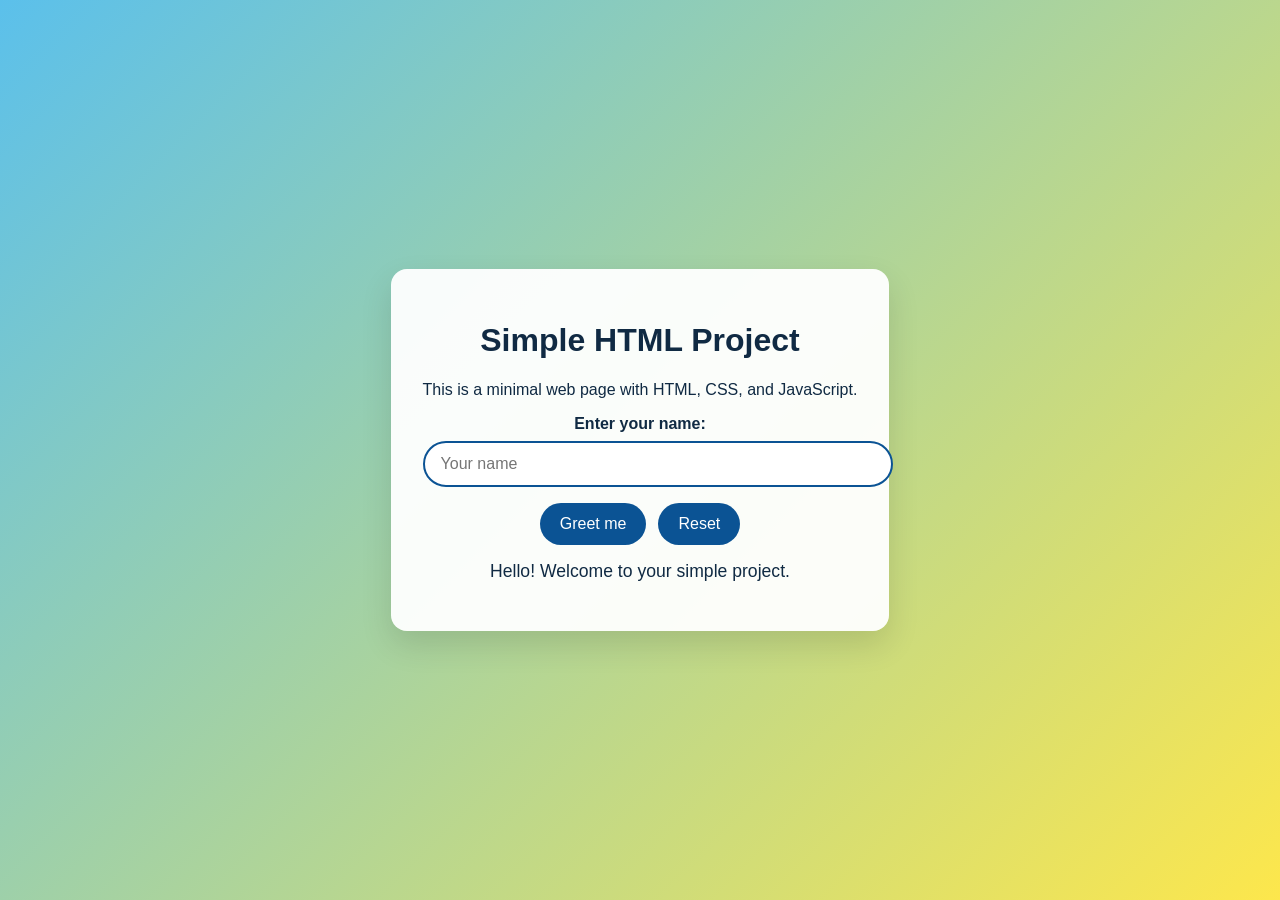
<file: index.html>
<!DOCTYPE html>
<html lang="en">
<head>
  <meta charset="UTF-8" />
  <meta name="viewport" content="width=device-width, initial-scale=1.0" />
  <title>Simple HTML Project</title>
  <link rel="stylesheet" href="styles.css" />
</head>
<body>
  <main>
    <h1>Simple HTML Project</h1>
    <p>This is a minimal web page with HTML, CSS, and JavaScript.</p>
    <label for="nameInput">Enter your name:</label>
    <input id="nameInput" type="text" placeholder="Your name" />
    <div class="button-group">
      <button id="changeTextButton">Greet me</button>
      <button id="resetButton" type="button">Reset</button>
    </div>
    <p id="message">Hello! Welcome to your simple project.</p>
  </main>

  <section id="welcomePage" class="page hidden">
    <div class="welcome-card">
      <h2 id="welcomeTitle">Welcome!</h2>
      <p>Thanks for clicking the button. This is the next page in your simple project.</p>
      <button id="backButton" type="button">Back</button>
    </div>
  </section>

  <script src="script.js"></script>
</body>
</html>
</file>
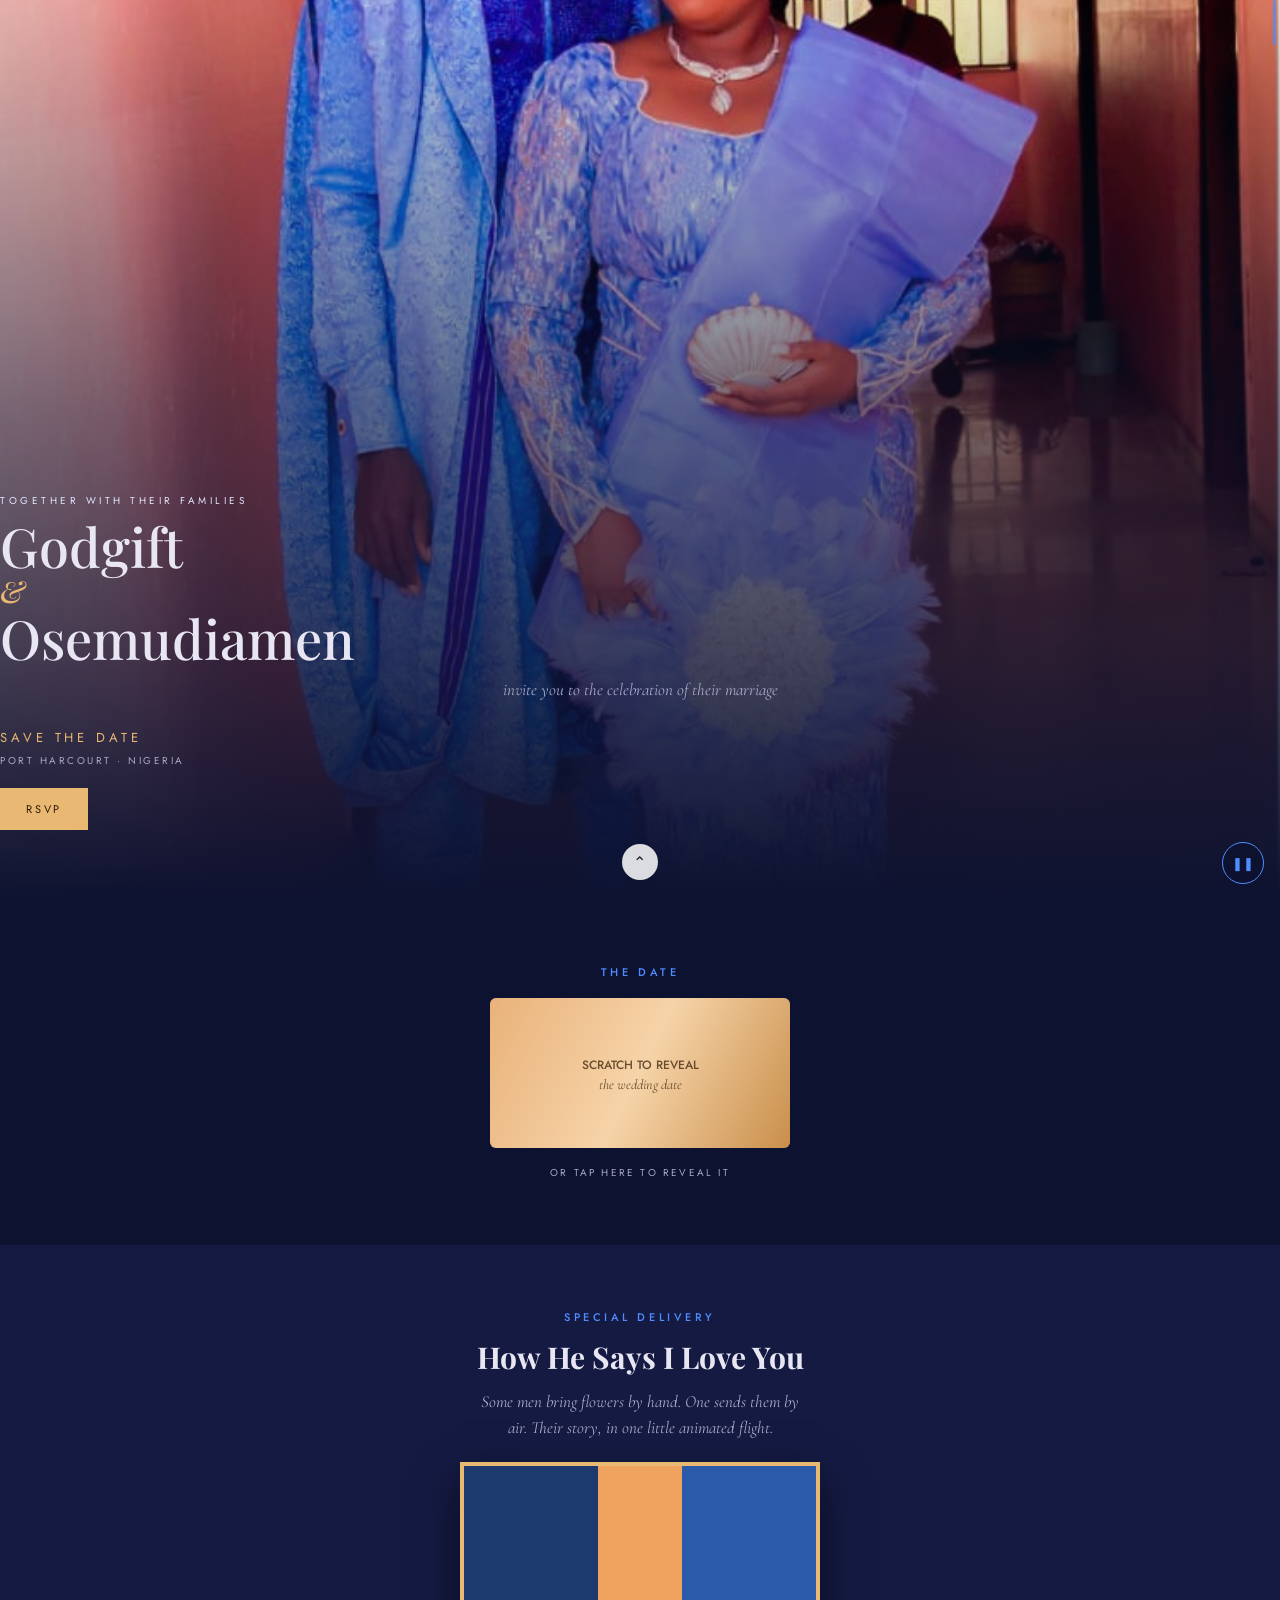
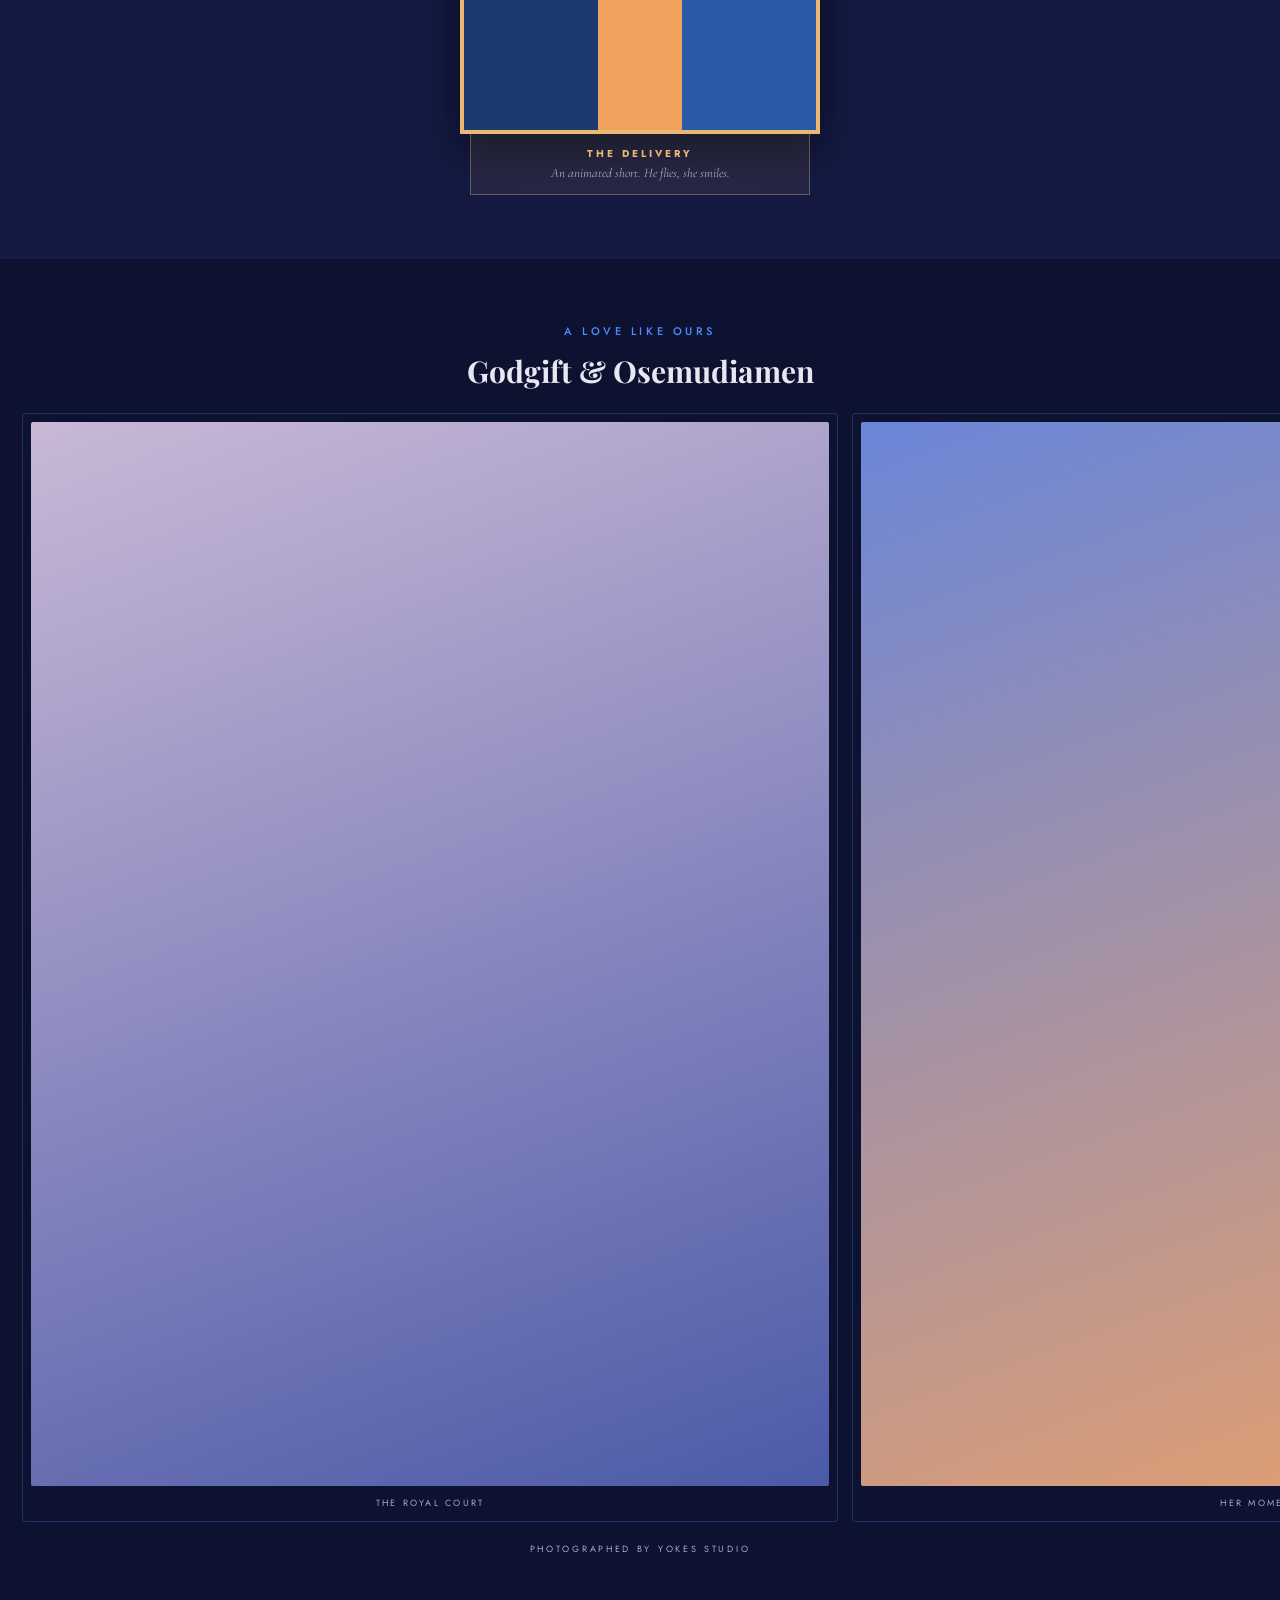
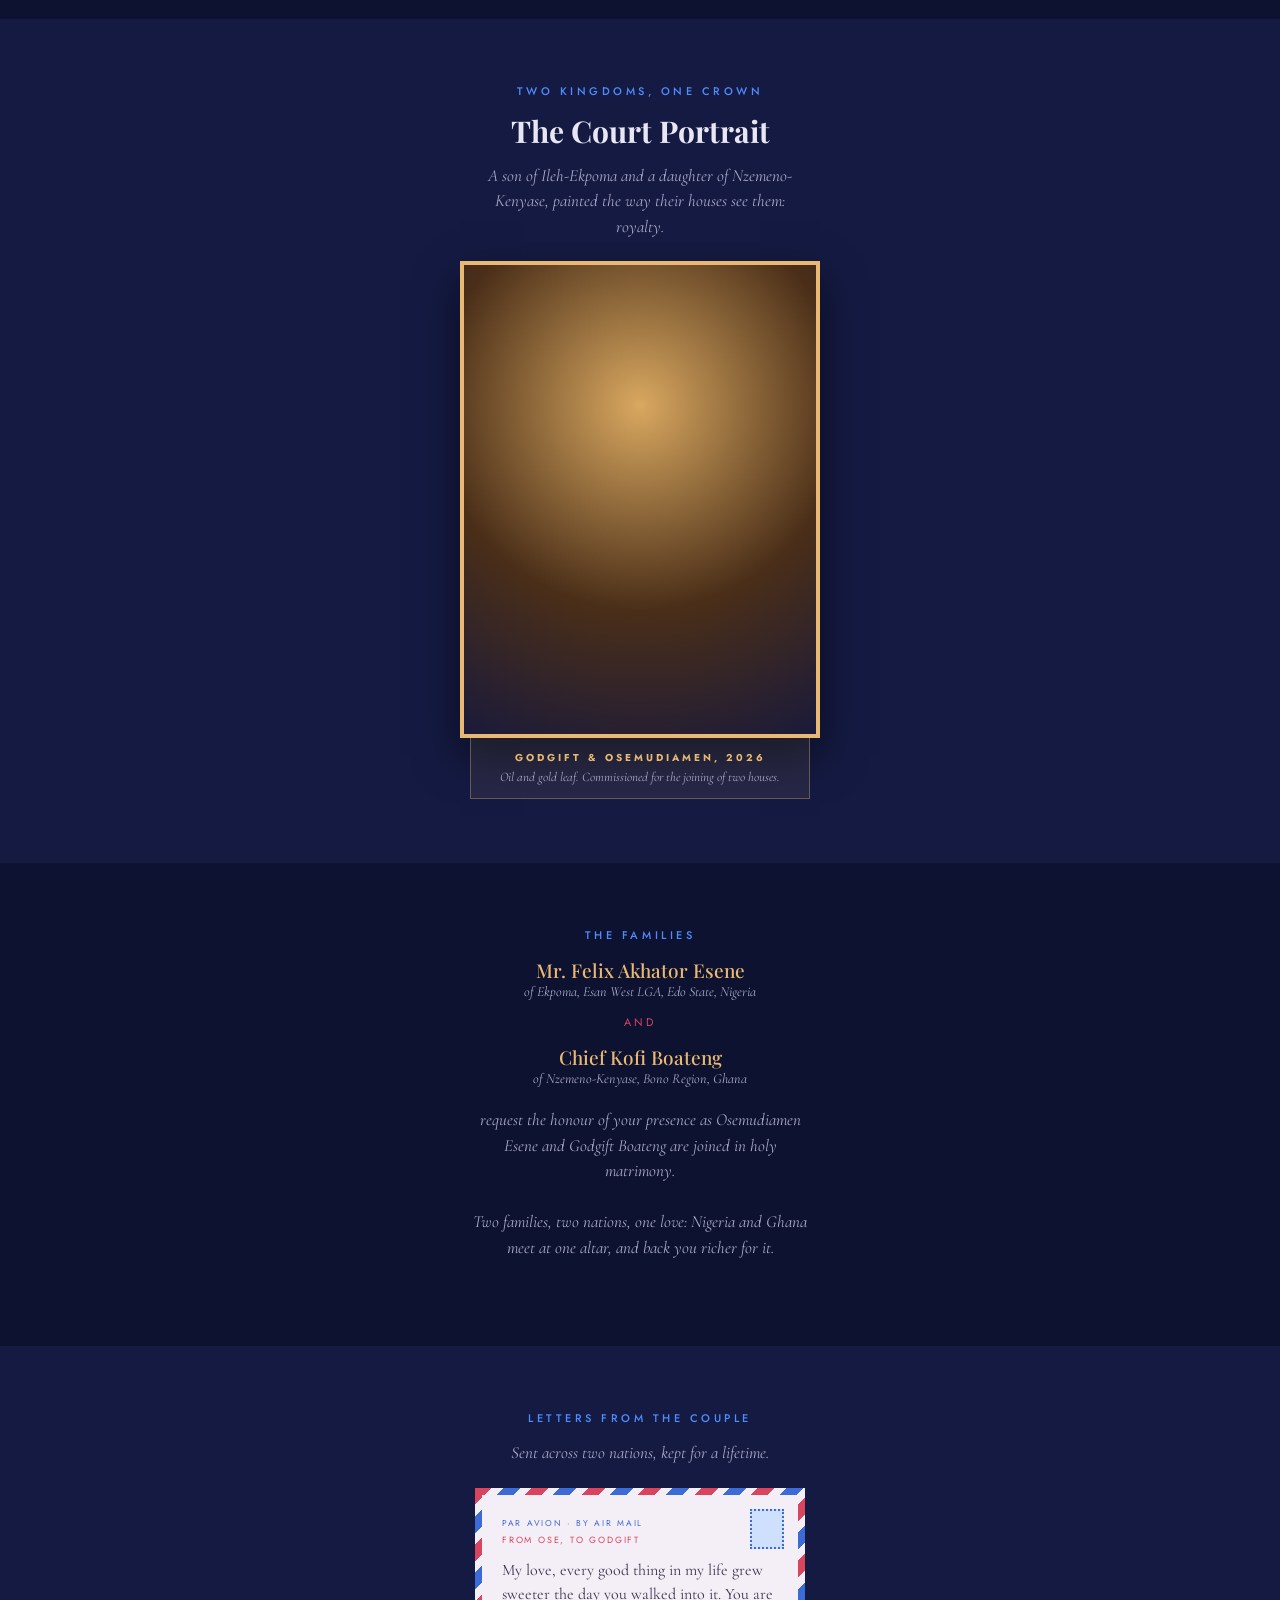
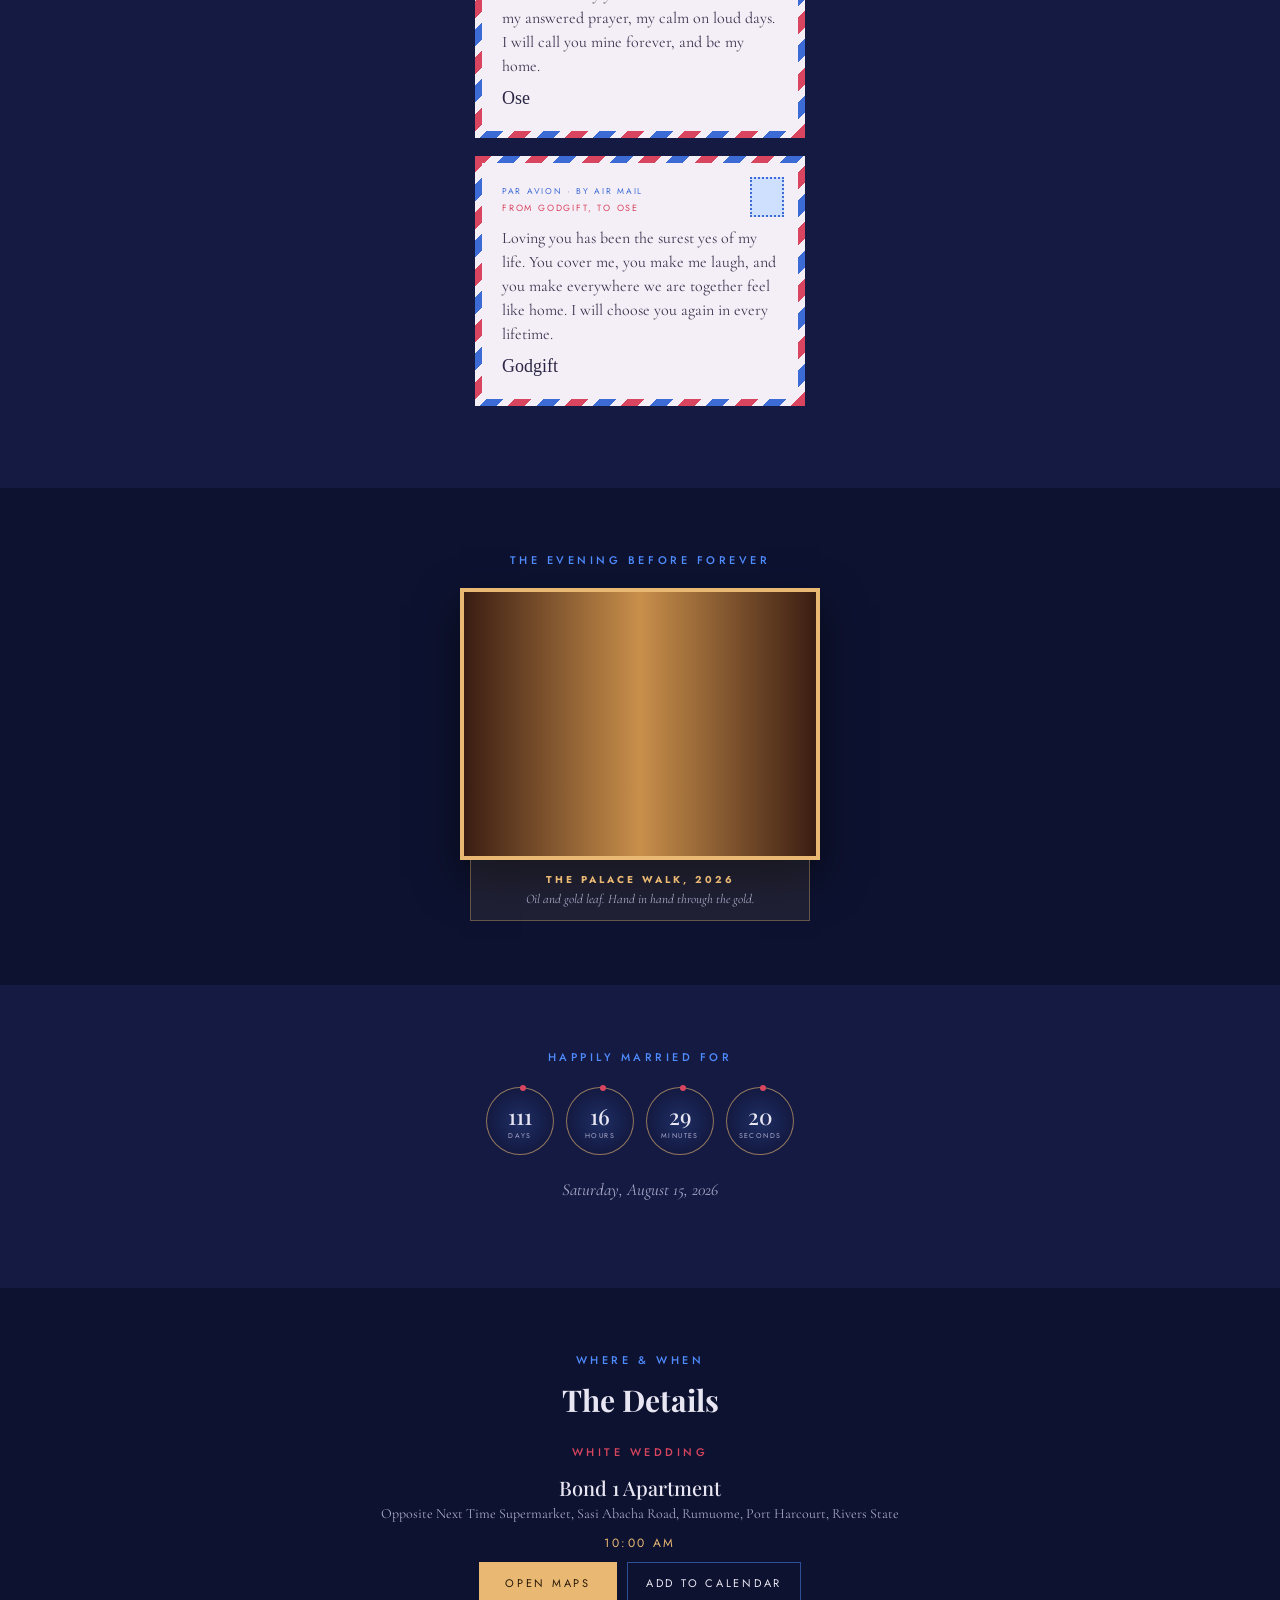
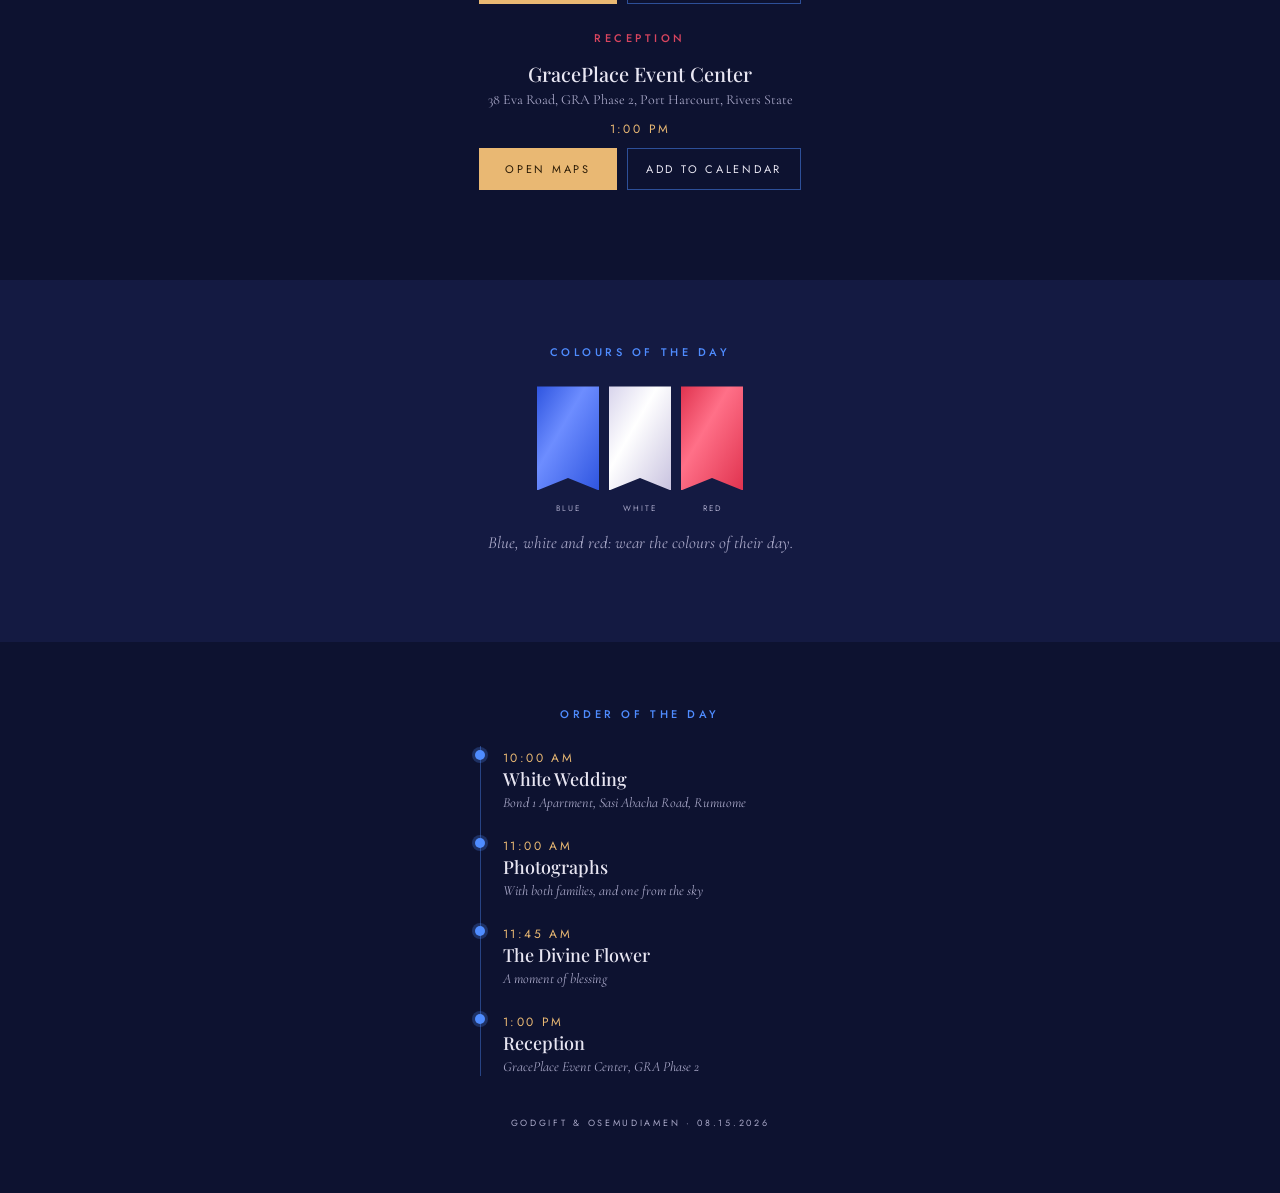
<file: .vscode/Wedding Project/Wedding Invitation.html>
<!DOCTYPE html>
<html lang="en">
<head>
<meta charset="utf-8">
<meta name="viewport" content="width=device-width, initial-scale=1, viewport-fit=cover">
<title>DAMILOLA & FRANKLIN — Wedding Invitation</title>
<link href="https://fonts.googleapis.com/css2?family=Playfair+Display:wght@500;700&family=Cormorant+Garamond:ital,wght@0,400;0,600;1,400&family=Jost:wght@400;500&family=Homemade+Apple&display=swap" rel="stylesheet">
<style>
:root{--bg:#0d1230;--bg2:#141a42;--gold:#e9b873;--gold2:#c98f4b;--blue:#4f8cff;--ink:#e8e6f2;--mute:#a9a8c8;--red:#d9455f;
box-sizing:border-box;padding-top:env(safe-area-inset-top,0px);padding-bottom:env(safe-area-inset-bottom,0px)}
html{scroll-behavior:smooth;scroll-padding-top:env(safe-area-inset-top,0px)}
*{box-sizing:border-box;margin:0}
body{background:var(--bg);color:var(--ink);font-family:'Cormorant Garamond',Georgia,serif;font-size:17px;overflow-x:hidden}
section{padding:64px 22px;text-align:center;position:relative}
.alt{background:var(--bg2)}
.eyebrow{font-family:'Jost',sans-serif;font-size:11px;letter-spacing:.32em;text-transform:uppercase;color:var(--blue);margin-bottom:14px;font-weight:500}
h2{font-family:'Playfair Display',serif;font-size:30px;line-height:1.2;margin-bottom:14px}
p.sub{color:var(--mute);font-style:italic;max-width:340px;margin:0 auto 22px;line-height:1.5}
.btn{display:inline-block;font-family:'Jost',sans-serif;font-size:11px;letter-spacing:.25em;text-transform:uppercase;padding:13px 26px;border:0;cursor:pointer;text-decoration:none}
.gold{background:var(--gold);color:#2a1a05}
.ghost{background:transparent;color:var(--ink);border:1px solid rgba(79,140,255,.5);padding:12px 18px}
/* reveal */
.rv{opacity:0;transform:translateY(26px);transition:.9s cubic-bezier(.2,.7,.2,1)}
.rv.in{opacity:1;transform:none}
/* progress */
#bar{position:fixed;right:4px;top:0;width:3px;height:0;background:var(--blue);z-index:50;border-radius:2px;opacity:.7}
/* hero */
.hero{min-height:100vh;min-height:100svh;display:flex;flex-direction:column;justify-content:flex-end;padding-bottom:70px;
background:linear-gradient(180deg,rgba(13,18,48,.1) 0%,rgba(13,18,48,.55) 45%,var(--bg) 100%),var(--hero,radial-gradient(circle at 50% 25%,#5a6fd0,#2a3a8c 45%,#0d1230));
background-size:cover;background-position:center;background-repeat:no-repeat}
.hero small{font-family:'Jost',sans-serif;font-size:10px;letter-spacing:.35em;text-transform:uppercase;color:#dfe6ff}
.hero h1{font-family:'Playfair Display',serif;font-weight:500;font-size:54px;line-height:1.05;margin:10px 0}
.hero h1 span{display:block}
.hero h1 em{font-size:30px;font-style:italic;color:var(--gold);display:block;margin:2px 0}
.hero .std{font-family:'Jost',sans-serif;letter-spacing:.3em;font-size:13px;color:var(--gold);margin-top:26px}
.hero .loc{font-family:'Jost',sans-serif;letter-spacing:.25em;font-size:10px;color:var(--mute);margin:6px 0 20px}
/* scratch */
.scratch{position:relative;width:min(300px,86%);height:150px;margin:18px auto 12px;border-radius:6px;overflow:hidden}
.scratch .under{position:absolute;inset:0;display:flex;flex-direction:column;align-items:center;justify-content:center;
background:rgba(79,140,255,.18);border:1px solid rgba(160,190,255,.4);backdrop-filter:blur(6px)}
.scratch .under b{font-family:'Playfair Display',serif;font-size:22px;font-weight:500}
.scratch .under i{font-family:'Jost',sans-serif;font-size:10px;letter-spacing:.2em;margin-top:8px;color:var(--mute);text-transform:uppercase}
.scratch canvas{position:absolute;inset:0;width:100%;height:100%;touch-action:none;transition:opacity .8s}
.tap{font-family:'Jost',sans-serif;font-size:10px;letter-spacing:.22em;color:var(--mute);text-transform:uppercase;cursor:pointer;background:none;border:0}
/* frames */
.frame{width:100%;max-width:360px;margin:20px auto 0;border:4px solid var(--gold);padding:0;background:#000;box-shadow:0 18px 40px rgba(0,0,0,.5)}
.frame .img{aspect-ratio:4/3;background:var(--g)}
.frame.tall .img{aspect-ratio:3/4}
.cap{max-width:340px;margin:0 auto;padding:12px;border:1px solid rgba(233,184,115,.35);background:rgba(233,184,115,.08);margin-top:-1px}
.cap b{display:block;font-family:'Jost',sans-serif;font-size:10px;letter-spacing:.3em;color:var(--gold);text-transform:uppercase}
.cap span{font-size:13px;font-style:italic;color:var(--mute)}
/* gallery */
.gal{display:flex;gap:14px;overflow-x:auto;scroll-snap-type:x mandatory;padding:10px 22px 14px;margin:0 -22px;-webkit-overflow-scrolling:touch}
.gal::-webkit-scrollbar{display:none}
.card{flex:0 0 66%;scroll-snap-align:center;background:var(--bg);border:1px solid rgba(79,140,255,.25);padding:8px;border-radius:4px}
.card .img{aspect-ratio:3/4;background:var(--g);border-radius:2px}
.card small{display:block;font-family:'Jost',sans-serif;font-size:9px;letter-spacing:.25em;color:var(--mute);text-transform:uppercase;padding:10px 0 4px}
.credit{font-family:'Jost',sans-serif;font-size:9px;letter-spacing:.3em;text-transform:uppercase;color:var(--mute);margin-top:6px}
/* families */
.fam b{display:block;font-family:'Playfair Display',serif;font-size:19px;color:var(--gold);font-weight:500}
.fam i{display:block;font-size:14px;color:var(--mute);margin-bottom:14px}
.and{font-family:'Jost',sans-serif;font-size:11px;letter-spacing:.3em;color:var(--red);margin:6px 0 14px}
/* airmail */
.mail{max-width:330px;margin:18px auto;padding:22px 20px;text-align:left;color:#3a3550;background:#f4eef6;position:relative;
border:7px solid transparent;border-image:repeating-linear-gradient(135deg,#d9455f 0 12px,#f4eef6 12px 20px,#3d6bd6 20px 32px,#f4eef6 32px 40px) 7}
.mail .top{font-family:'Jost',sans-serif;font-size:8.5px;letter-spacing:.2em;color:#3d6bd6;text-transform:uppercase}
.mail .from{font-family:'Jost',sans-serif;font-size:9px;letter-spacing:.2em;color:var(--red);text-transform:uppercase;margin:4px 0 12px}
.mail p{font-size:16px;line-height:1.5}
.mail .sig{font-family:'Homemade Apple',cursive;font-size:18px;margin-top:10px;color:#2c2745}
.mail .stamp{position:absolute;right:14px;top:14px;width:34px;height:40px;border:2px dotted #3d6bd6;background:#cfe0ff}
/* counter */
.count{display:flex;justify-content:center;gap:12px;margin:22px 0}
.ring{width:68px;height:68px;border-radius:50%;border:1px solid rgba(233,184,115,.6);display:flex;flex-direction:column;align-items:center;justify-content:center;position:relative;
background:radial-gradient(circle,rgba(79,140,255,.18),transparent 70%)}
.ring::after{content:"";position:absolute;top:-3px;left:50%;width:6px;height:6px;border-radius:50%;background:var(--red)}
.ring b{font-family:'Playfair Display',serif;font-size:22px;font-weight:500}
.ring small{font-family:'Jost',sans-serif;font-size:7px;letter-spacing:.2em;color:var(--mute)}
/* details */
.ev{margin:26px 0}.ev .eyebrow{color:var(--red)}
.ev h3{font-family:'Playfair Display',serif;font-size:20px;font-weight:500}
.ev p{font-size:14px;color:var(--mute);margin:4px 0 12px}
.ev .t{color:var(--gold);font-family:'Jost',sans-serif;letter-spacing:.2em;font-size:12px}
.ev .row{display:flex;gap:10px;justify-content:center;margin-top:10px}
/* flags */
.flags{display:flex;justify-content:center;gap:10px;margin:26px 0 12px;transform-origin:top}
.flags div{width:62px;height:104px;clip-path:polygon(0 0,100% 0,100% 100%,50% 88%,0 100%);animation:sway 4s ease-in-out infinite}
.flags div:nth-child(2){animation-delay:.6s}.flags div:nth-child(3){animation-delay:1.2s}
@keyframes sway{50%{transform:rotate(2.5deg) translateY(2px)}}
.fb{background:linear-gradient(120deg,#2f55e0,#6d8dff 40%,#2f55e0)}.fw{background:linear-gradient(120deg,#d8d4ec,#fff 40%,#c9c3e0)}.fr{background:linear-gradient(120deg,#e0334f,#ff7088 40%,#e0334f)}
.lab{display:flex;justify-content:center;gap:10px;font-family:'Jost',sans-serif;font-size:8px;letter-spacing:.25em;color:var(--mute)}.lab span{width:62px}
/* timeline */
.tl{max-width:320px;margin:24px auto 0;text-align:left;border-left:1px solid rgba(79,140,255,.4);padding-left:22px}
.tl div{position:relative;margin-bottom:22px}
.tl div::before{content:"";position:absolute;left:-28px;top:4px;width:10px;height:10px;border-radius:50%;background:var(--blue);box-shadow:0 0 0 3px rgba(79,140,255,.25)}
.tl .t{font-family:'Jost',sans-serif;font-size:12px;letter-spacing:.2em;color:var(--gold)}
.tl b{display:block;font-family:'Playfair Display',serif;font-size:18px;font-weight:500}
.tl i{font-size:14px;color:var(--mute)}
/* floating */
.fab{position:fixed;z-index:60;border-radius:50%;display:grid;place-items:center;cursor:pointer;border:1px solid var(--blue);color:var(--blue);background:rgba(13,18,48,.85)}
#mus{right:16px;bottom:calc(16px + env(safe-area-inset-bottom,0px));width:42px;height:42px;font-size:13px}
#up{left:50%;bottom:calc(20px + env(safe-area-inset-bottom,0px));width:36px;height:36px;transform:translateX(-50%);background:rgba(255,255,255,.85);color:#222;border:0;font-size:16px}
</style>
</head>
<body>
<div id="bar"></div>

<!-- HERO -->
<header class="hero" style='--hero:url("IMG-20240518-WA0006.jpg")'>
  <small>Together with their families</small>
  <h1><span>Godgift</span><em>&amp;</em><span>Osemudiamen</span></h1>
  <p class="sub" style="margin-bottom:0">invite you to the celebration of their marriage</p>
  <div class="std">SAVE THE DATE</div>
  <div class="loc">PORT HARCOURT · NIGERIA</div>
  <div><a class="btn gold" href="#details">RSVP</a></div>
</header>

<!-- THE DATE -->
<section>
  <div class="eyebrow rv">The Date</div>
  <div class="scratch rv">
    <div class="under"><b>Saturday, August 15, 2026</b><i>Port Harcourt · Nigeria</i></div>
    <canvas id="sc"></canvas>
  </div>
  <button class="tap" id="tapreveal">Or tap here to reveal it</button>
</section>

<!-- SPECIAL DELIVERY -->
<section class="alt">
  <div class="eyebrow rv">Special Delivery</div>
  <h2 class="rv">How He Says I Love You</h2>
  <p class="sub rv">Some men bring flowers by hand. One sends them by air. Their story, in one little animated flight.</p>
  <div class="frame rv"><div class="img" style="--g:linear-gradient(90deg,#1d3a6e 0 38%,#f0a35e 38% 62%,#2a5aa8 62%)"></div></div>
  <div class="cap rv"><b>The Delivery</b><span>An animated short. He flies, she smiles.</span></div>
</section>

<!-- GALLERY -->
<section>
  <div class="eyebrow rv">A Love Like Ours</div>
  <h2 class="rv">Godgift &amp; Osemudiamen</h2>
  <div class="gal rv">
    <div class="card"><div class="img" style="--g:linear-gradient(160deg,#c9b8d6,#4b5aa8)"></div><small>The Royal Court</small></div>
    <div class="card"><div class="img" style="--g:linear-gradient(160deg,#6b86d8,#e8a06a)"></div><small>Her Moment</small></div>
    <div class="card"><div class="img" style="--g:linear-gradient(160deg,#2b3f90,#9f8fd0)"></div><small>Adorned in Colour</small></div>
    <div class="card"><div class="img" style="--g:linear-gradient(160deg,#e8c9a8,#3a4fa0)"></div><small>The Richer Look</small></div>
  </div>
  <div class="credit">Photographed by Yokes Studio</div>
</section>

<!-- COURT PORTRAIT -->
<section class="alt">
  <div class="eyebrow rv">Two Kingdoms, One Crown</div>
  <h2 class="rv">The Court Portrait</h2>
  <p class="sub rv">A son of Ileh-Ekpoma and a daughter of Nzemeno-Kenyase, painted the way their houses see them: royalty.</p>
  <div class="frame tall rv"><div class="img" style="--g:radial-gradient(circle at 50% 30%,#d9a860,#4a2e18 55%,#1a1a3a)"></div></div>
  <div class="cap rv"><b>Godgift &amp; Osemudiamen, 2026</b><span>Oil and gold leaf. Commissioned for the joining of two houses.</span></div>
</section>

<!-- FAMILIES -->
<section class="fam">
  <div class="eyebrow rv">The Families</div>
  <div class="rv"><b>Mr. Felix Akhator Esene</b><i>of Ekpoma, Esan West LGA, Edo State, Nigeria</i></div>
  <div class="and rv">AND</div>
  <div class="rv"><b>Chief Kofi Boateng</b><i>of Nzemeno-Kenyase, Bono Region, Ghana</i></div>
  <p class="sub rv" style="margin-top:20px">request the honour of your presence as Osemudiamen Esene and Godgift Boateng are joined in holy matrimony.<br><br>Two families, two nations, one love: Nigeria and Ghana meet at one altar, and back you richer for it.</p>
</section>

<!-- LETTERS -->
<section class="alt">
  <div class="eyebrow rv">Letters from the Couple</div>
  <p class="sub rv">Sent across two nations, kept for a lifetime.</p>
  <div class="mail rv"><div class="stamp"></div>
    <div class="top">Par Avion · By Air Mail</div><div class="from">From Ose, to Godgift</div>
    <p>My love, every good thing in my life grew sweeter the day you walked into it. You are my answered prayer, my calm on loud days. I will call you mine forever, and be my home.</p><div class="sig">Ose</div></div>
  <div class="mail rv"><div class="stamp"></div>
    <div class="top">Par Avion · By Air Mail</div><div class="from">From Godgift, to Ose</div>
    <p>Loving you has been the surest yes of my life. You cover me, you make me laugh, and you make everywhere we are together feel like home. I will choose you again in every lifetime.</p><div class="sig">Godgift</div></div>
</section>

<!-- PALACE WALK -->
<section>
  <div class="eyebrow rv">The Evening Before Forever</div>
  <div class="frame rv"><div class="img" style="--g:linear-gradient(90deg,#3a1d12,#c98f4b 50%,#3a1d12)"></div></div>
  <div class="cap rv"><b>The Palace Walk, 2026</b><span>Oil and gold leaf. Hand in hand through the gold.</span></div>
</section>

<!-- COUNTER -->
<section class="alt">
  <div class="eyebrow rv" id="clabel">Happily Married For</div>
  <div class="count rv">
    <div class="ring"><b id="d">00</b><small>DAYS</small></div>
    <div class="ring"><b id="h">00</b><small>HOURS</small></div>
    <div class="ring"><b id="m">00</b><small>MINUTES</small></div>
    <div class="ring"><b id="s">00</b><small>SECONDS</small></div>
  </div>
  <p class="sub">Saturday, August 15, 2026</p>
</section>

<!-- DETAILS -->
<section id="details">
  <div class="eyebrow rv">Where &amp; When</div>
  <h2 class="rv">The Details</h2>
  <div class="ev rv"><div class="eyebrow">White Wedding</div><h3>Bond 1 Apartment</h3>
    <p>Opposite Next Time Supermarket, Sasi Abacha Road, Rumuome, Port Harcourt, Rivers State</p><div class="t">10:00 AM</div>
    <div class="row"><a class="btn gold" target="_blank" href="https://maps.google.com/?q=Bond+1+Apartment+Rumuome+Port+Harcourt">Open Maps</a><a class="btn ghost" href="#" data-cal="White Wedding|Bond 1 Apartment, Rumuome, Port Harcourt|T090000Z|T100000Z">Add to Calendar</a></div></div>
  <div class="ev rv"><div class="eyebrow">Reception</div><h3>GracePlace Event Center</h3>
    <p>38 Eva Road, GRA Phase 2, Port Harcourt, Rivers State</p><div class="t">1:00 PM</div>
    <div class="row"><a class="btn gold" target="_blank" href="https://maps.google.com/?q=GracePlace+Event+Center+Port+Harcourt">Open Maps</a><a class="btn ghost" href="#" data-cal="Reception|GracePlace Event Center, Port Harcourt|T120000Z|T170000Z">Add to Calendar</a></div></div>
</section>

<!-- COLOURS -->
<section class="alt">
  <div class="eyebrow rv">Colours of the Day</div>
  <div class="flags rv"><div class="fb"></div><div class="fw"></div><div class="fr"></div></div>
  <div class="lab"><span>BLUE</span><span>WHITE</span><span>RED</span></div>
  <p class="sub" style="margin-top:16px">Blue, white and red: wear the colours of their day.</p>
</section>

<!-- ORDER OF THE DAY -->
<section>
  <div class="eyebrow rv">Order of the Day</div>
  <div class="tl">
    <div class="rv"><span class="t">10:00 AM</span><b>White Wedding</b><i>Bond 1 Apartment, Sasi Abacha Road, Rumuome</i></div>
    <div class="rv"><span class="t">11:00 AM</span><b>Photographs</b><i>With both families, and one from the sky</i></div>
    <div class="rv"><span class="t">11:45 AM</span><b>The Divine Flower</b><i>A moment of blessing</i></div>
    <div class="rv"><span class="t">1:00 PM</span><b>Reception</b><i>GracePlace Event Center, GRA Phase 2</i></div>
  </div>
  <p class="credit" style="margin-top:40px">Godgift &amp; Osemudiamen · 08.15.2026</p>
</section>

<button class="fab" id="mus" aria-label="Toggle music">❚❚</button>
<button class="fab" id="up" aria-label="Back to top">⌃</button>

<script>
// scroll reveal
const io=new IntersectionObserver(e=>e.forEach(x=>{if(x.isIntersecting){x.target.classList.add('in');io.unobserve(x.target)}}),{threshold:.15});
document.querySelectorAll('.rv').forEach(el=>io.observe(el));
// progress bar + back to top
const bar=document.getElementById('bar');
addEventListener('scroll',()=>{const p=scrollY/(document.body.scrollHeight-innerHeight);bar.style.height=(p*60+5)+'vh';bar.style.top=(p*(100-65))+'vh'},{passive:true});
document.getElementById('up').onclick=()=>scrollTo({top:0});
// scratch card
const cv=document.getElementById('sc'),cx=cv.getContext('2d');let done=false;
function paint(){const r=cv.getBoundingClientRect(),dpr=devicePixelRatio||1;cv.width=r.width*dpr;cv.height=r.height*dpr;cx.scale(dpr,dpr);
 const g=cx.createLinearGradient(0,0,r.width,r.height);g.addColorStop(0,'#e9b27a');g.addColorStop(.5,'#f6d3a8');g.addColorStop(1,'#c98f4b');
 cx.fillStyle=g;cx.fillRect(0,0,r.width,r.height);
 cx.fillStyle='rgba(60,35,10,.75)';cx.textAlign='center';cx.font='500 12px Jost,sans-serif';cx.fillText('SCRATCH TO REVEAL',r.width/2,r.height/2-4);
 cx.font='italic 14px Cormorant Garamond,serif';cx.fillText('the wedding date',r.width/2,r.height/2+16);}
function reveal(){if(done)return;done=true;cv.style.opacity=0;setTimeout(()=>cv.style.display='none',800)}
function scratch(e){if(done)return;const r=cv.getBoundingClientRect();cx.globalCompositeOperation='destination-out';
 cx.beginPath();cx.arc(e.clientX-r.left,e.clientY-r.top,22,0,7);cx.fill();}
function check(){const d=cx.getImageData(0,0,cv.width,cv.height).data;let c=0;for(let i=3;i<d.length;i+=64)if(!d[i])c++;if(c/(d.length/64)>.4)reveal()}
let down=false;
cv.addEventListener('pointerdown',e=>{down=true;cv.setPointerCapture(e.pointerId);scratch(e)});
cv.addEventListener('pointermove',e=>down&&scratch(e));
cv.addEventListener('pointerup',()=>{down=false;check()});
document.getElementById('tapreveal').onclick=reveal;
document.fonts.ready.then(paint);
// counter
const T=new Date('2026-08-15T10:00:00+01:00');
function tick(){let diff=Date.now()-T;const after=diff>=0;diff=Math.abs(diff)/1000;
 document.getElementById('clabel').textContent=after?'Happily Married For':'Counting Down To Forever';
 const v=[diff/86400,diff%86400/3600,diff%3600/60,diff%60].map(n=>String(Math.floor(n)).padStart(2,'0'));
 ['d','h','m','s'].forEach((id,i)=>document.getElementById(id).textContent=v[i]);}
tick();setInterval(tick,1000);
// add to calendar (.ics download via data URI)
document.querySelectorAll('[data-cal]').forEach(a=>a.onclick=e=>{e.preventDefault();const [t,l,s,en]=a.dataset.cal.split('|');
 const ics=`BEGIN:VCALENDAR\nVERSION:2.0\nBEGIN:VEVENT\nSUMMARY:${t} — Godgift & Osemudiamen\nLOCATION:${l}\nDTSTART:20260815${s}\nDTEND:20260815${en}\nEND:VEVENT\nEND:VCALENDAR`;
 window.open('data:text/calendar;charset=utf8,'+encodeURIComponent(ics))});
// Music toggle
const music=new Audio('Teni-feat-Olamide-Zion-(CeeNaija.com).mp3');
music.loop=true;
music.volume=.35;
let on=false;
const mus=document.getElementById('mus');
mus.onclick=async()=>{
 if(on){music.pause();on=false}
 else{
  try{await music.play();on=true}
  catch(error){console.error('Could not play the wedding music.',error);alert('Could not play the music. Check that the MP3 is in the same folder as this HTML file.')}
 }
 mus.textContent=on?'❚❚':'▶';
};
</script>
</body>
</html>
</file>
<file: styles.css>
body {
  margin: 0;
  font-family: Arial, sans-serif;
  display: flex;
  justify-content: center;
  align-items: center;
  min-height: 100vh;
  background: linear-gradient(135deg, #5bc0eb, #fde74c);
  color: #102a43;
}

main,
.welcome-card {
  background: rgba(255, 255, 255, 0.95);
  padding: 2rem;
  border-radius: 16px;
  box-shadow: 0 14px 32px rgba(0, 0, 0, 0.12);
  text-align: center;
  max-width: 480px;
}

#welcomePage {
  display: flex;
  justify-content: center;
  align-items: center;
  min-height: 100vh;
  width: 100%;
}

.hidden {
  display: none !important;
}

label {
  display: block;
  margin-top: 1rem;
  margin-bottom: 0.5rem;
  font-weight: 600;
}

input {
  width: 100%;
  padding: 0.75rem 1rem;
  font-size: 1rem;
  border: 2px solid #0b5394;
  border-radius: 999px;
  outline: none;
  margin-bottom: 1rem;
}

input:focus {
  border-color: #073b6d;
  box-shadow: 0 0 0 4px rgba(11, 83, 148, 0.12);
}

.button-group {
  display: flex;
  justify-content: center;
  gap: 0.75rem;
  flex-wrap: wrap;
  margin-bottom: 1rem;
}

button {
  padding: 0.75rem 1.25rem;
  font-size: 1rem;
  border: none;
  border-radius: 999px;
  background: #0b5394;
  color: white;
  cursor: pointer;
  transition: transform 0.2s ease, background 0.2s ease;
}

button:hover {
  transform: translateY(-2px);
  background: #073b6d;
}

#message {
  margin-top: 1rem;
  font-size: 1.1rem;
}
</file>
